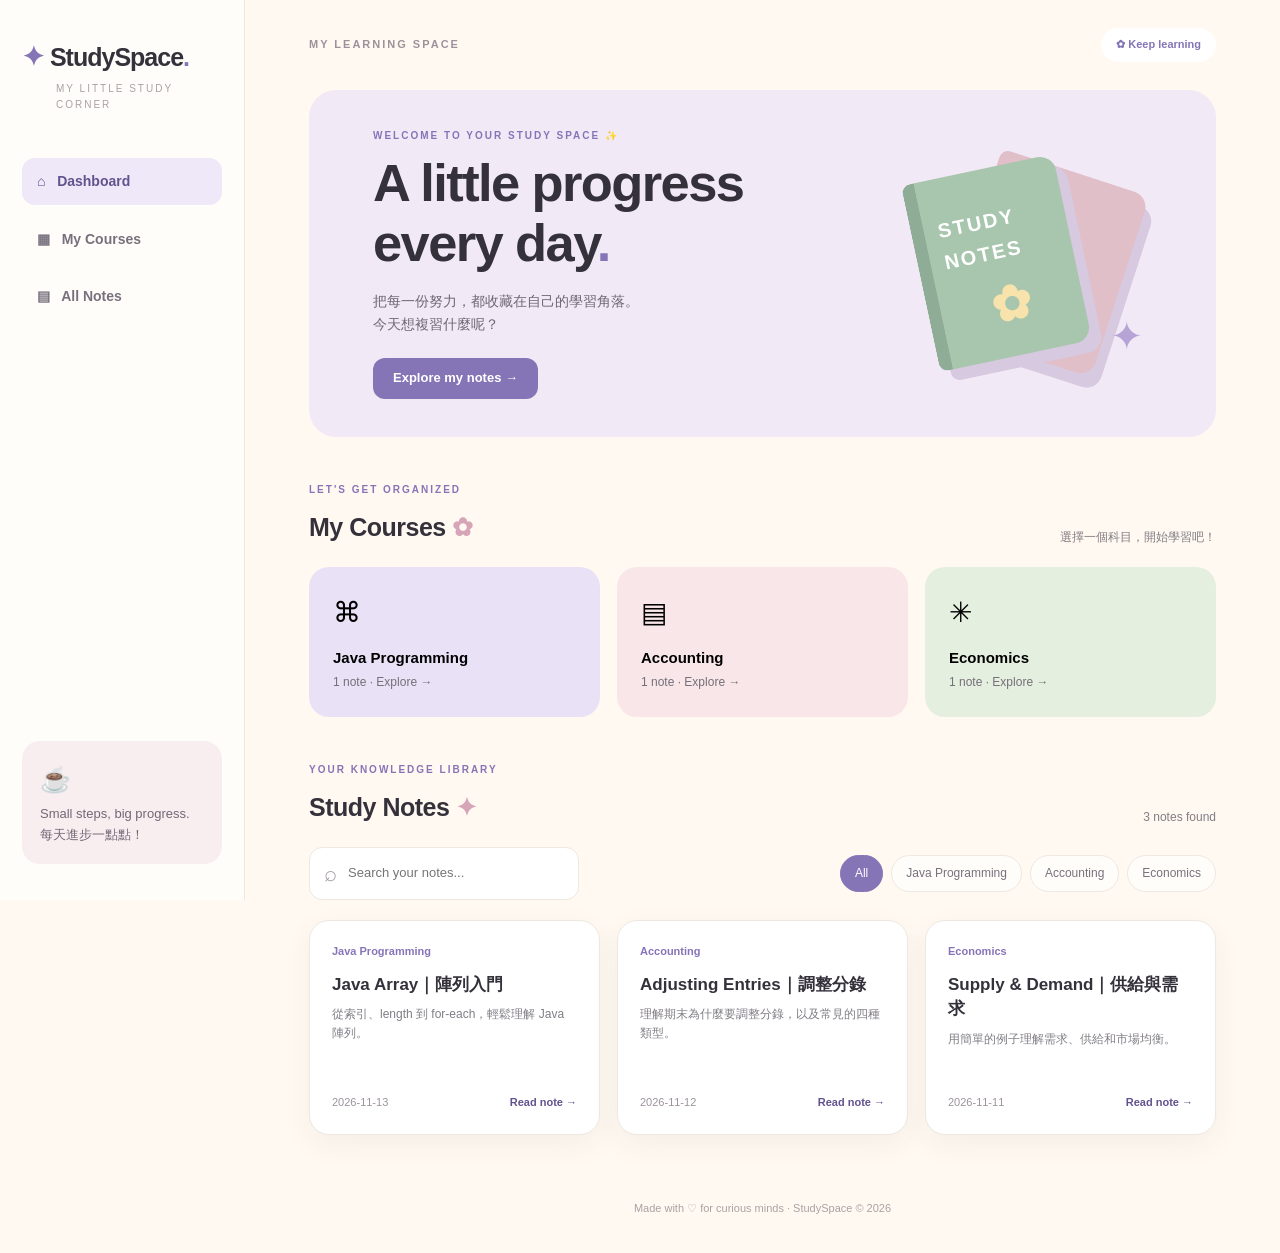
<file: index.html>
<!doctype html>
<html lang="zh-Hant">
<head>
  <meta charset="UTF-8" />
  <meta name="viewport" content="width=device-width, initial-scale=1" />
  <meta name="description" content="StudySpace：簡單、溫暖的學習筆記空間。" />
  <title>StudySpace｜My Learning Corner</title>
  <link rel="stylesheet" href="style.css" />
  <script src="script.js" defer></script>
</head>
<body>
  <div class="site-shell">
    <aside class="sidebar">
      <a class="brand" href="index.html"><span class="brand-mark">✦</span> StudySpace<span class="brand-dot">.</span></a>
      <p class="side-caption">MY LITTLE STUDY CORNER</p>
      <nav aria-label="主要導覽">
        <a class="nav-item active" href="index.html">⌂ &nbsp; Dashboard</a>
        <a class="nav-item" href="#courses">▦ &nbsp; My Courses</a>
        <a class="nav-item" href="#notes">▤ &nbsp; All Notes</a>
      </nav>
      <div class="side-note"><span>☕</span><p>Small steps, big progress.<br />每天進步一點點！</p></div>
    </aside>
    <main class="main-content">
      <header class="topbar"><span>MY LEARNING SPACE</span><span class="topbar-badge">✿ Keep learning</span></header>
      <section class="hero" aria-labelledby="hero-title">
        <div><p class="eyebrow">WELCOME TO YOUR STUDY SPACE ✨</p><h1 id="hero-title">A little progress<br />every day<span class="accent">.</span></h1><p>把每一份努力，都收藏在自己的學習角落。<br />今天想複習什麼呢？</p><a class="primary-link" href="#notes">Explore my notes <span aria-hidden="true">→</span></a></div>
        <div class="hero-art" aria-hidden="true"><div class="art-sun">✳</div><div class="art-book book-back"></div><div class="art-book book-front"><span>STUDY<br />NOTES</span><span class="book-flower">✿</span></div><div class="art-sparkle">✦</div></div>
      </section>
      <section id="courses" class="section"><div class="section-heading"><div><p class="eyebrow">LET'S GET ORGANIZED</p><h2>My Courses <span class="tiny-flower">✿</span></h2></div><p>選擇一個科目，開始學習吧！</p></div><div class="course-grid" id="course-grid"></div></section>
      <section id="notes" class="section"><div class="section-heading"><div><p class="eyebrow">YOUR KNOWLEDGE LIBRARY</p><h2>Study Notes <span class="tiny-flower">✦</span></h2></div><p id="note-count" aria-live="polite"></p></div><div class="tools"><label class="search-wrap"><span aria-hidden="true">⌕</span><span class="sr-only">搜尋筆記</span><input id="search" type="search" placeholder="Search your notes..." autocomplete="off" /></label><div class="filters" id="filters" aria-label="科目篩選"></div></div><div class="note-grid" id="note-grid"></div><p class="empty-state" id="empty-state" hidden>找不到符合的筆記，試試其他關鍵字吧！</p><p id="load-error" class="error-message" role="alert" hidden>筆記載入失敗。請確認網站透過本機伺服器或 GitHub Pages 開啟。</p></section>
      <footer>Made with ♡ for curious minds · StudySpace © 2026</footer>
    </main>
  </div>
</body>
</html>
</file>
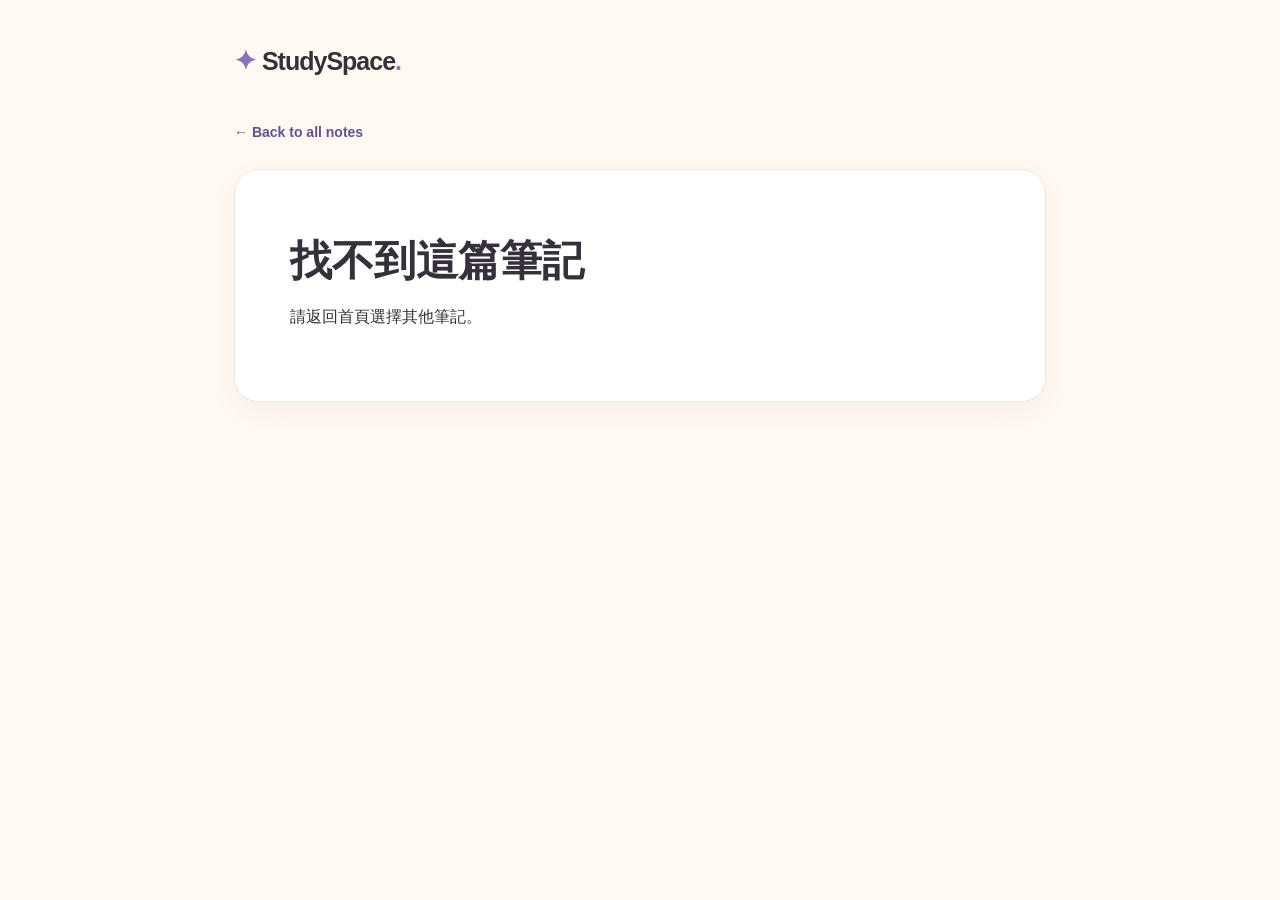
<file: note.html>
<!doctype html>
<html lang="zh-Hant">
<head>
  <meta charset="UTF-8" />
  <meta name="viewport" content="width=device-width, initial-scale=1" />
  <meta name="description" content="StudySpace 學習筆記閱讀頁面" />
  <title>Study Notes｜StudySpace</title>
  <link rel="stylesheet" href="../style.css" />
  <script src="note.js" defer></script>
</head>
<body>
  <main class="detail-main">
    <a class="brand" href="../index.html"><span class="brand-mark">✦</span> StudySpace<span class="brand-dot">.</span></a>
    <div style="margin-top:36px"><a class="back-link" href="../index.html#notes">← Back to all notes</a></div>
    <article class="detail-card" id="detail-card" aria-live="polite"><p>正在載入筆記...</p></article>
  </main>
</body>
</html>
</file>
<file: style.css>
:root{--cream:#fff9f1;--paper:#fffefa;--purple:#8575b7;--purple-dark:#63528e;--pink:#f6dde5;--sage:#ddebdc;--ink:#34313b;--muted:#817d85;--line:#eee8e1;--shadow:0 10px 30px rgba(76,57,78,.055)}
*{box-sizing:border-box}html{scroll-behavior:smooth}body{margin:0;background:var(--cream);color:var(--ink);font-family:ui-sans-serif,-apple-system,BlinkMacSystemFont,"Noto Sans TC","Segoe UI",sans-serif;line-height:1.6}a{color:inherit;text-decoration:none}button,input{font:inherit}button{cursor:pointer}button:focus-visible,a:focus-visible,input:focus-visible{outline:3px solid var(--purple);outline-offset:3px}.site-shell{display:flex;min-height:100vh}.sidebar{width:245px;flex-shrink:0;padding:36px 22px;background:#fffdfa;border-right:1px solid var(--line);display:flex;flex-direction:column;position:sticky;top:0;height:100vh}.brand{font-size:25px;font-weight:850;letter-spacing:-1px;white-space:nowrap}.brand-mark{color:var(--purple);font-size:27px}.brand-dot,.accent{color:var(--purple)}.side-caption{font-size:10px;letter-spacing:2px;color:#aaa1a4;margin:2px 0 45px 34px}.sidebar nav{display:grid;gap:11px}.nav-item{padding:12px 15px;border-radius:13px;color:#77717d;font-size:14px;font-weight:600}.nav-item:hover,.nav-item.active{background:#eee8f8;color:var(--purple-dark)}.side-note{margin-top:auto;background:#f8eef0;border-radius:18px;padding:18px;font-size:13px;color:#746775}.side-note span{font-size:25px}.side-note p{margin:5px 0 0}.main-content{max-width:1440px;width:100%;margin:0 auto;padding:28px clamp(22px,5vw,72px) 15px}.topbar{display:flex;justify-content:space-between;align-items:center;font-size:11px;font-weight:700;letter-spacing:2px;color:#9b929c;margin-bottom:28px}.topbar-badge{letter-spacing:0;background:white;padding:8px 15px;border-radius:30px;color:var(--purple)}.hero{min-height:310px;border-radius:27px;background:#f2e9f6;display:flex;align-items:center;justify-content:space-between;overflow:hidden;padding:38px clamp(25px,5vw,66px);position:relative}.hero>div:first-child{z-index:1}.eyebrow{font-size:10px;letter-spacing:2px;color:var(--purple);font-weight:800;margin:0 0 9px}.hero h1{font-size:clamp(33px,4.1vw,56px);line-height:1.15;letter-spacing:-1.6px;margin:0 0 17px}.hero p:not(.eyebrow){color:#6f6774;font-size:14px;margin:0 0 23px}.primary-link{display:inline-block;background:var(--purple);color:white;padding:10px 20px;border-radius:12px;font-size:13px;font-weight:700}.primary-link:hover{background:var(--purple-dark)}.hero-art{position:relative;width:270px;height:230px;flex-shrink:0}.art-sun{position:absolute;right:20px;top:5px;color:#f0c87c;font-size:90px}.art-book{position:absolute;width:155px;height:190px;border-radius:9px 16px 16px 9px;box-shadow:10px 12px 0 #d7c9df}.book-back{background:#e1bfc8;transform:rotate(18deg);right:28px;top:20px}.book-front{background:#a8c6ae;transform:rotate(-12deg);right:78px;top:20px;border-left:13px solid #8eac96;padding:36px 14px;color:white;font-size:20px;font-weight:800;letter-spacing:2px}.book-flower{display:block;font-size:48px;text-align:center;color:#f7e3ab}.art-sparkle{position:absolute;bottom:10px;right:8px;color:#b7a4d6;font-size:40px}.section{margin-top:45px;scroll-margin-top:22px}.section-heading{display:flex;justify-content:space-between;align-items:end;gap:15px;margin-bottom:20px}.section-heading h2{font-size:25px;letter-spacing:-.5px;margin:0}.section-heading>p{color:var(--muted);font-size:12px;margin:0}.tiny-flower{color:#d6a5b8}.course-grid{display:grid;grid-template-columns:repeat(3,minmax(0,1fr));gap:17px}.course-card{border-radius:20px;padding:24px;min-height:150px;display:flex;flex-direction:column;align-items:flex-start;text-align:left;border:0;width:100%;transition:transform .15s}.course-card:hover,.note-card:hover{transform:translateY(-3px)}.course-card.java{background:#e9e2f6}.course-card.accounting{background:#f9e6e8}.course-card.economics{background:#e5efe0}.course-icon{font-size:28px;margin-bottom:10px}.course-name{font-weight:800;font-size:15px}.course-total{font-size:12px;color:#746f79;margin-top:3px}.tools{display:flex;justify-content:space-between;align-items:center;gap:12px;flex-wrap:wrap;margin-bottom:20px}.search-wrap{display:flex;align-items:center;gap:9px;background:white;border:1px solid var(--line);border-radius:13px;padding:8px 14px;min-width:min(100%,270px)}.search-wrap span{font-size:22px;color:#a59ca7}.search-wrap input{border:0;outline:0;background:transparent;width:100%;font-size:13px}.filters{display:flex;gap:8px;flex-wrap:wrap}.filter-btn{border:1px solid var(--line);background:#fffdfa;border-radius:30px;padding:8px 14px;color:#77717d;font-size:12px}.filter-btn.active{background:var(--purple);color:white;border-color:var(--purple)}.note-grid{display:grid;grid-template-columns:repeat(3,minmax(0,1fr));gap:17px}.note-card{background:white;border:1px solid var(--line);border-radius:20px;padding:22px;box-shadow:var(--shadow);transition:transform .15s;display:flex;flex-direction:column;min-height:215px}.note-category{font-size:11px;font-weight:750;color:var(--purple)}.note-card h3{font-size:17px;line-height:1.45;margin:12px 0 8px}.note-card p{font-size:12px;color:var(--muted);margin:0 0 18px;flex:1}.note-footer{display:flex;align-items:center;justify-content:space-between;font-size:11px;color:#9c939c}.read-more{color:var(--purple-dark);font-weight:800}.empty-state,.error-message{text-align:center;padding:28px;color:var(--muted)}footer{margin:65px 0 20px;text-align:center;color:#aaa1a4;font-size:11px}.sr-only{position:absolute;width:1px;height:1px;padding:0;margin:-1px;overflow:hidden;clip:rect(0,0,0,0);white-space:nowrap;border:0}.detail-main{max-width:860px;margin:0 auto;padding:40px 24px 80px}.back-link{display:inline-block;color:var(--purple-dark);font-size:14px;font-weight:750;margin-bottom:25px}.detail-card{background:white;border:1px solid var(--line);border-radius:25px;padding:clamp(24px,5vw,55px);box-shadow:var(--shadow)}.detail-card h1{font-size:clamp(26px,4vw,42px);line-height:1.3;margin:9px 0}.detail-card .summary{color:var(--muted);font-size:15px}.detail-card section{border-top:1px solid var(--line);padding-top:22px;margin-top:25px}.detail-card h2{font-size:21px}.detail-card p{white-space:pre-wrap}.detail-card pre{overflow:auto;background:#f6f1fa;border-radius:13px;padding:20px;line-height:1.6;font-size:13px}.tag{display:inline-block;margin:8px 6px 0 0;padding:5px 10px;background:#f2eafa;border-radius:20px;font-size:11px;color:var(--purple-dark)}@media(max-width:1000px){.sidebar{width:205px;padding:25px 13px}.main-content{padding:25px}.note-grid{grid-template-columns:repeat(2,minmax(0,1fr))}.hero-art{transform:scale(.8);transform-origin:right center;width:190px}}@media(max-width:680px){.site-shell{display:block}.sidebar{width:100%;height:auto;position:static;padding:15px 18px}.brand{font-size:22px}.side-caption,.side-note{display:none}.sidebar nav{display:flex;gap:5px;margin-top:12px;overflow-x:auto}.nav-item{white-space:nowrap;font-size:12px;padding:8px}.main-content{padding:20px 17px}.hero{padding:29px 24px;min-height:265px}.hero-art{display:none}.course-grid{grid-template-columns:repeat(2,minmax(0,1fr));gap:10px}.course-card{padding:16px;min-height:138px}.note-grid{grid-template-columns:1fr}.section-heading{align-items:start}.section-heading>p{max-width:115px;text-align:right}.topbar{margin-bottom:18px}.section{margin-top:35px}}@media(prefers-reduced-motion:reduce){html{scroll-behavior:auto}.course-card,.note-card{transition:none}}
</file>
